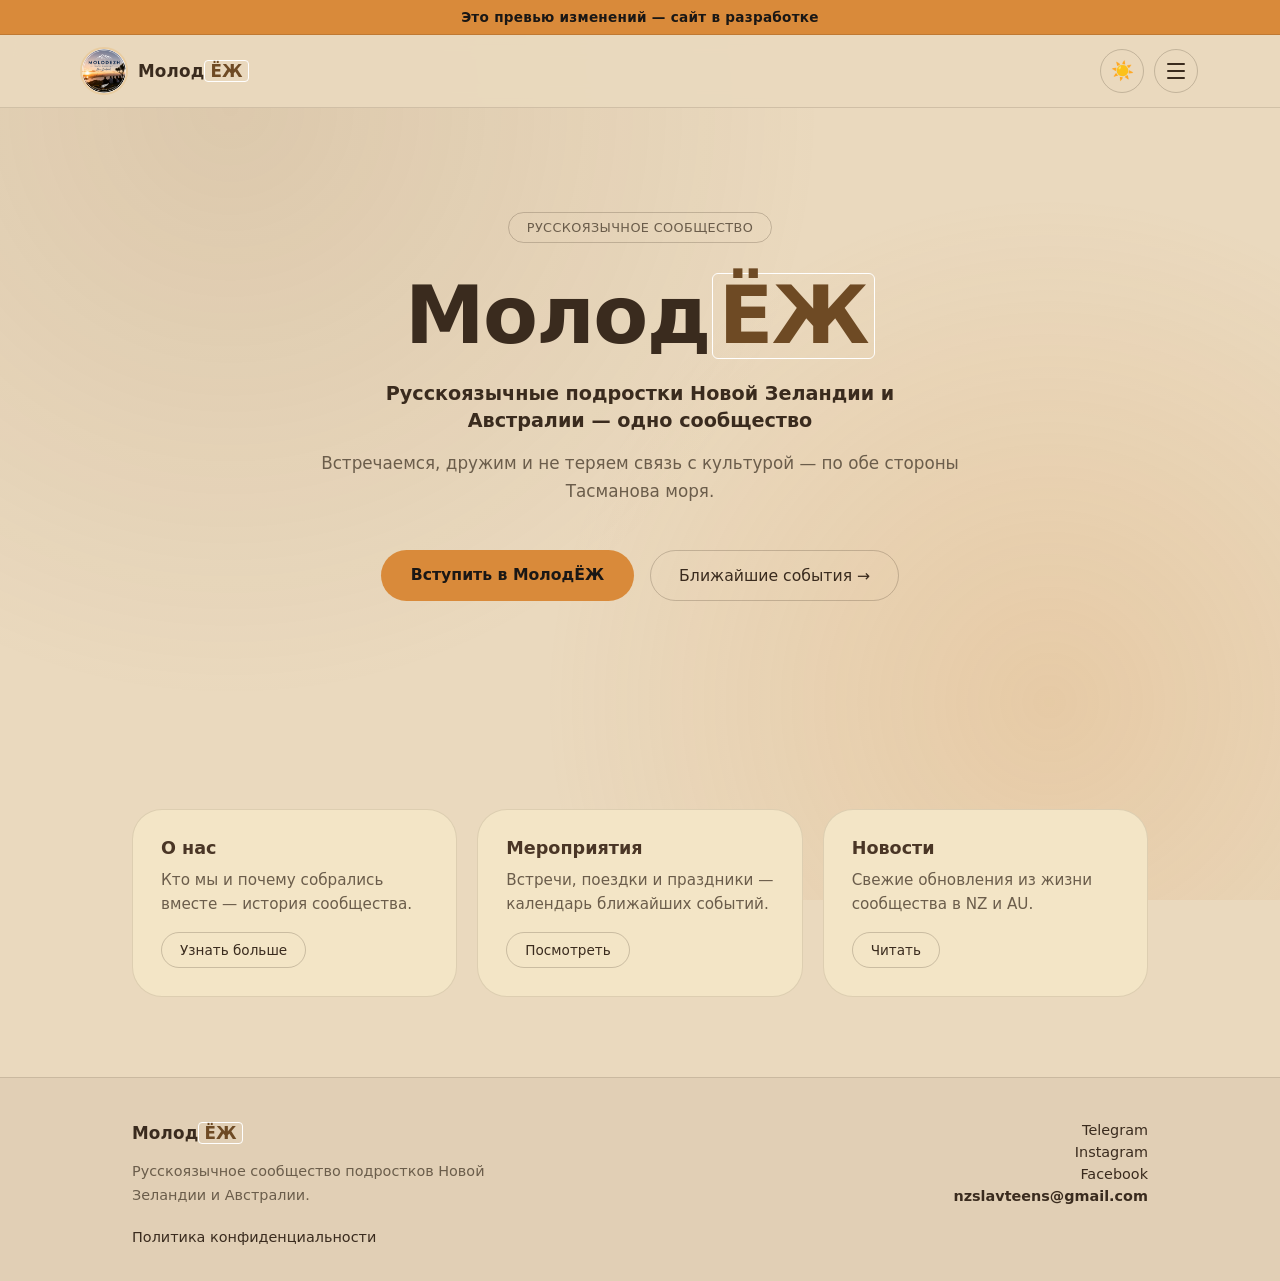
<file: index.html>
<!DOCTYPE html>
<html lang="ru">
<head>
<meta charset="UTF-8">
<meta name="viewport" content="width=device-width, initial-scale=1.0">
<title>Главная — МолодЁЖ</title>
<meta name="description" content="Русскоязычное сообщество подростков Новой Зеландии и Австралии.">
<script>
  (function () {
    var saved = null;
    try { saved = localStorage.getItem("molodezh-theme"); } catch (e) {}
    var theme = saved || (window.matchMedia && window.matchMedia("(prefers-color-scheme: light)").matches ? "light" : "dark");
    document.documentElement.setAttribute("data-theme", theme);
  })();
</script>
<link rel="stylesheet" href="assets/css/style.css">
</head>
<body>

<div class="preview-banner">Это превью изменений — сайт в разработке</div>

<header>
  <div class="nav">
    <a href="index.html" class="brand">
        <img src="assets/img/main-group-logo.png" alt="МолодЁЖ - эмблема сообщества">
      <span class="brand-name">Молод<span>ЁЖ</span></span>
    </a>
    <div class="nav-controls">
      <button class="theme-toggle" id="themeToggle" aria-label="Переключить тему">🌙</button>
      <button class="hamburger" id="hamburger" aria-label="Открыть меню" aria-expanded="false">
        <span class="bar"></span>
        <span class="bar"></span>
        <span class="bar"></span>
      </button>
    </div>
    <div class="menu-panel" id="menuPanel">
      <div class="menu-panel-inner">
        <a href="index.html" class="menu-link active">Главная</a>
        <a href="pages/about.html" class="menu-link">О нас</a>
        <a href="pages/events.html" class="menu-link">Мероприятия</a>
        <a href="pages/news.html" class="menu-link">Новости</a>
        <a href="pages/join.html" class="menu-link">Присоединиться</a>
        <a href="pages/contacts.html" class="menu-link">Контакты</a>
        <a href="pages/join.html" class="cta-btn menu-cta">Присоединиться</a>
      </div>
    </div>
  </div>
</header>

<main>

<section class="wrap" style="text-align:center; padding-top:104px;">
  <span class="badge">РУССКОЯЗЫЧНОЕ СООБЩЕСТВО</span>
  <h1 class="page-title" style="font-size:clamp(2.8rem, 7vw, 5rem);"><span style="white-space:nowrap">Молод<span class="brand-accent">ЁЖ</span></span></h1>
  <p style="font-size:1.2rem; font-weight:600; color:var(--text); max-width:620px; margin:0 auto 14px; line-height:1.4;">
    Русскоязычные подростки Новой Зеландии и Австралии — одно сообщество
  </p>
  <p class="lede" style="margin:0 auto 44px;">
    Встречаемся, дружим и не теряем связь с культурой — по обе стороны Тасманова моря.
  </p>
  <div style="display:flex; justify-content:center; gap:16px; flex-wrap:wrap; margin-bottom:48px;">
    <a href="pages/join.html" class="btn-primary">Вступить в МолодЁЖ</a>
    <a href="pages/events.html" class="btn-outline">Ближайшие события →</a>
  </div>
  <div style="display:flex; justify-content:center; gap:14px; flex-wrap:wrap;">
    <!--
    <span class="pill"><span class="dot"></span>NZ Новая Зеландия</span>
    <span class="pill"><span class="dot"></span>AU Австралия</span>
    -->
  </div>
</section>

<section class="wrap">
  <div style="display:grid; grid-template-columns:repeat(auto-fit, minmax(220px,1fr)); gap:20px;">
    <div class="card">
      <h3 style="color:var(--card-heading); margin-bottom:10px; font-size:1.1rem;">О нас</h3>
      <p style="color:var(--card-text); font-size:0.95rem; line-height:1.6;">Кто мы и почему собрались вместе — история сообщества.</p>
      <a href="pages/about.html" class="btn-outline" style="margin-top:16px; padding:9px 18px; font-size:0.85rem;">Узнать больше</a>
    </div>
    <div class="card">
      <h3 style="color:var(--card-heading); margin-bottom:10px; font-size:1.1rem;">Мероприятия</h3>
      <p style="color:var(--card-text); font-size:0.95rem; line-height:1.6;">Встречи, поездки и праздники — календарь ближайших событий.</p>
      <a href="pages/events.html" class="btn-outline" style="margin-top:16px; padding:9px 18px; font-size:0.85rem;">Посмотреть</a>
    </div>
    <div class="card">
      <h3 style="color:var(--card-heading); margin-bottom:10px; font-size:1.1rem;">Новости</h3>
      <p style="color:var(--card-text); font-size:0.95rem; line-height:1.6;">Свежие обновления из жизни сообщества в NZ и AU.</p>
      <a href="pages/news.html" class="btn-outline" style="margin-top:16px; padding:9px 18px; font-size:0.85rem;">Читать</a>
    </div>
  </div>
</section>

</main>

<footer class="footer">
  <div class="footer-inner">
    <div class="footer-col footer-brand">
      <span class="brand-name">Молод<span>ЁЖ</span></span>
      <p>Русскоязычное сообщество подростков Новой Зеландии и Австралии.</p>
      <nav class="footer-legal">
        <a href="#" data-pdf-src="assets/docs/privacy-policy.pdf" data-pdf-title="Политика конфиденциальности">Политика конфиденциальности</a>
      </nav>
    </div>
    <div class="footer-col footer-contact">
      <a href="https://t.me/TeensNZ_bot" target="_blank" rel="noopener">Telegram</a>
      <a href="https://www.instagram.com/molodezhnz/" target="_blank" rel="noopener"><i class="fa-brands fa-instagram"></i> Instagram</a>
      <a href="https://www.facebook.com/profile.php?id=61591511156617" target="_blank" rel="noopener"><i class="fa-brands fa-facebook"></i> Facebook</a>
      <a href="mailto:nzslavteens@gmail.com" class="email">nzslavteens@gmail.com</a>
    </div>
  </div>
</footer>

<div class="pdf-modal" id="pdfModal" aria-hidden="true">
  <div class="pdf-modal-backdrop" data-close-pdf></div>
  <div class="pdf-modal-box" role="dialog" aria-modal="true" aria-labelledby="pdfModalTitle">
    <div class="pdf-modal-head">
      <h3 id="pdfModalTitle">Документ</h3>
      <button class="pdf-modal-close" data-close-pdf aria-label="Закрыть">×</button>
    </div>
    <object class="pdf-modal-frame" id="pdfModalFrame" type="application/pdf" data="assets/docs/privacy-policy.pdf" title="Документ">
      <p class="pdf-modal-fallback">Ваш браузер не поддерживает встроенный просмотр PDF. <a href="assets/docs/privacy-policy.pdf" target="_blank" rel="noopener">Скачать PDF</a></p>
    </object>
  </div>
</div>

<script src="assets/js/nav.js"></script>
<script src="assets/js/theme.js"></script>
<script src="assets/js/pdf-viewer.js"></script>
</body>
</html>
</file>
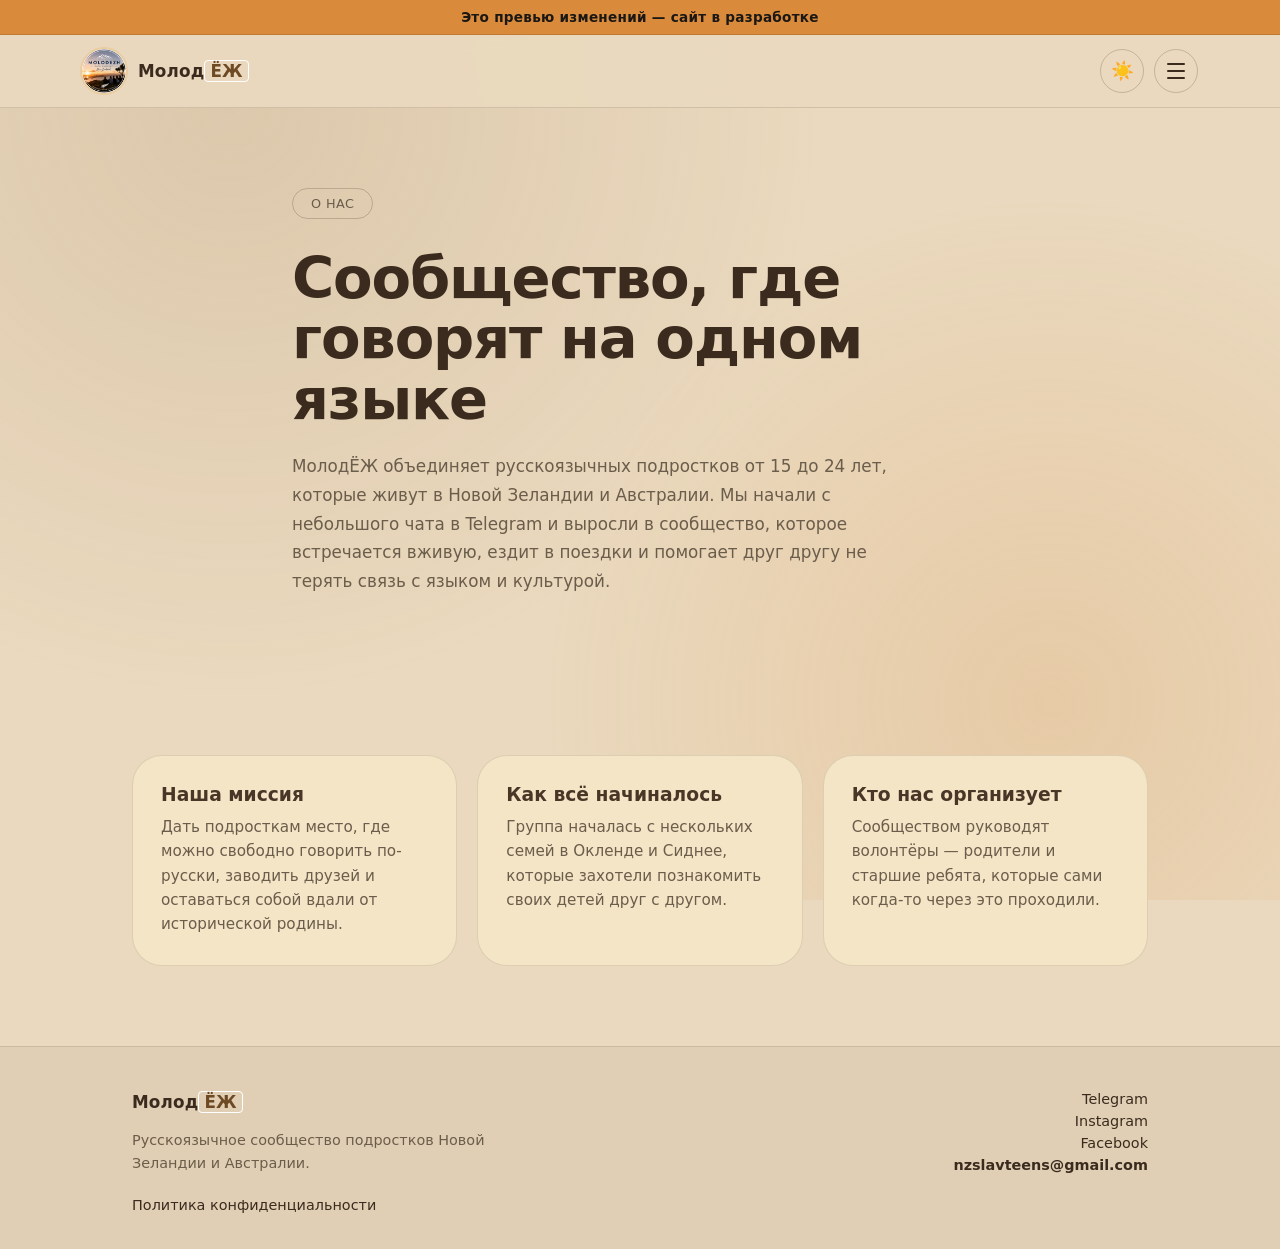
<file: pages/about.html>
<!DOCTYPE html>
<html lang="ru">
<head>
<meta charset="UTF-8">
<meta name="viewport" content="width=device-width, initial-scale=1.0">
<title>О нас — МолодЁЖ</title>
<meta name="description" content="История и миссия сообщества МолодЁЖ.">
<script>
  (function () {
    var saved = null;
    try { saved = localStorage.getItem("molodezh-theme"); } catch (e) {}
    var theme = saved || (window.matchMedia && window.matchMedia("(prefers-color-scheme: light)").matches ? "light" : "dark");
    document.documentElement.setAttribute("data-theme", theme);
  })();
</script>
<link rel="stylesheet" href="../assets/css/style.css">
</head>
<body>

<div class="preview-banner">Это превью изменений — сайт в разработке</div>

<header>
  <div class="nav">
    <a href="../index.html" class="brand">
      <img src="../assets/img/main-group-logo.png" alt="МолодЁЖ — эмблема сообщества">
      <span class="brand-name">Молод<span>ЁЖ</span></span>
    </a>
    <div class="nav-controls">
      <button class="theme-toggle" id="themeToggle" aria-label="Переключить тему">🌙</button>
      <button class="hamburger" id="hamburger" aria-label="Открыть меню" aria-expanded="false">
        <span class="bar"></span>
        <span class="bar"></span>
        <span class="bar"></span>
      </button>
    </div>
    <div class="menu-panel" id="menuPanel">
      <div class="menu-panel-inner">
        <a href="../index.html" class="menu-link">Главная</a>
        <a href="about.html" class="menu-link active">О нас</a>
        <a href="events.html" class="menu-link">Мероприятия</a>
        <a href="news.html" class="menu-link">Новости</a>
        <a href="join.html" class="menu-link">Присоединиться</a>
        <a href="contacts.html" class="menu-link">Контакты</a>
        <a href="join.html" class="cta-btn menu-cta">Присоединиться</a>
      </div>
    </div>
  </div>
</header>

<main>

<section class="wrap narrow">
  <span class="badge">О НАС</span>
  <h1 class="page-title">Сообщество, где говорят на одном языке</h1>
  <p class="lede">
    МолодЁЖ объединяет русскоязычных подростков от 15 до 24 лет, которые живут в Новой Зеландии
    и Австралии. Мы начали с небольшого чата в Telegram и выросли в сообщество, которое
    встречается вживую, ездит в поездки и помогает друг другу не терять связь с языком и культурой.
  </p>
</section>

<section class="wrap">
  <div style="display:grid; grid-template-columns:repeat(auto-fit, minmax(240px,1fr)); gap:20px;">
    <div class="card">
      <h3 style="color:var(--card-heading); margin-bottom:10px;">Наша миссия</h3>
      <p style="color:var(--card-text); font-size:0.95rem; line-height:1.6;">
        Дать подросткам место, где можно свободно говорить по-русски, заводить друзей
        и оставаться собой вдали от исторической родины.
      </p>
    </div>
    <div class="card">
      <h3 style="color:var(--card-heading); margin-bottom:10px;">Как всё начиналось</h3>
      <p style="color:var(--card-text); font-size:0.95rem; line-height:1.6;">
        Группа началась с нескольких семей в Окленде и Сиднее, которые захотели
        познакомить своих детей друг с другом.
      </p>
    </div>
    <div class="card">
      <h3 style="color:var(--card-heading); margin-bottom:10px;">Кто нас организует</h3>
      <p style="color:var(--card-text); font-size:0.95rem; line-height:1.6;">
        Сообществом руководят волонтёры — родители и старшие ребята, которые сами
        когда-то через это проходили.
      </p>
    </div>
  </div>
</section>

</main>

<footer class="footer">
  <div class="footer-inner">
    <div class="footer-col footer-brand">
      <span class="brand-name">Молод<span>ЁЖ</span></span>
      <p>Русскоязычное сообщество подростков Новой Зеландии и Австралии.</p>
      <nav class="footer-legal">
        <a href="#" data-pdf-src="../assets/docs/privacy-policy.pdf" data-pdf-title="Политика конфиденциальности">Политика конфиденциальности</a>
      </nav>
    </div>
    <div class="footer-col footer-contact">
      <a href="https://t.me/TeensNZ_bot" target="_blank" rel="noopener">Telegram</a>
      <a href="https://www.instagram.com/molodezhnz/" target="_blank" rel="noopener"><i class="fa-brands fa-instagram"></i> Instagram</a>
      <a href="https://www.facebook.com/profile.php?id=61591511156617" target="_blank" rel="noopener"><i class="fa-brands fa-facebook"></i> Facebook</a>
      <a href="mailto:nzslavteens@gmail.com" class="email">nzslavteens@gmail.com</a>
    </div>
  </div>
</footer>

<div class="pdf-modal" id="pdfModal" aria-hidden="true">
  <div class="pdf-modal-backdrop" data-close-pdf></div>
  <div class="pdf-modal-box" role="dialog" aria-modal="true" aria-labelledby="pdfModalTitle">
    <div class="pdf-modal-head">
      <h3 id="pdfModalTitle">Документ</h3>
      <button class="pdf-modal-close" data-close-pdf aria-label="Закрыть">×</button>
    </div>
    <object class="pdf-modal-frame" id="pdfModalFrame" type="application/pdf" data="../assets/docs/privacy-policy.pdf" title="Документ">
      <p class="pdf-modal-fallback">Ваш браузер не поддерживает встроенный просмотр PDF. <a href="../assets/docs/privacy-policy.pdf" target="_blank" rel="noopener">Скачать PDF</a></p>
    </object>
  </div>
</div>

<script src="../assets/js/nav.js"></script>
<script src="../assets/js/theme.js"></script>
<script src="../assets/js/pdf-viewer.js"></script>
</body>
</html>
</file>
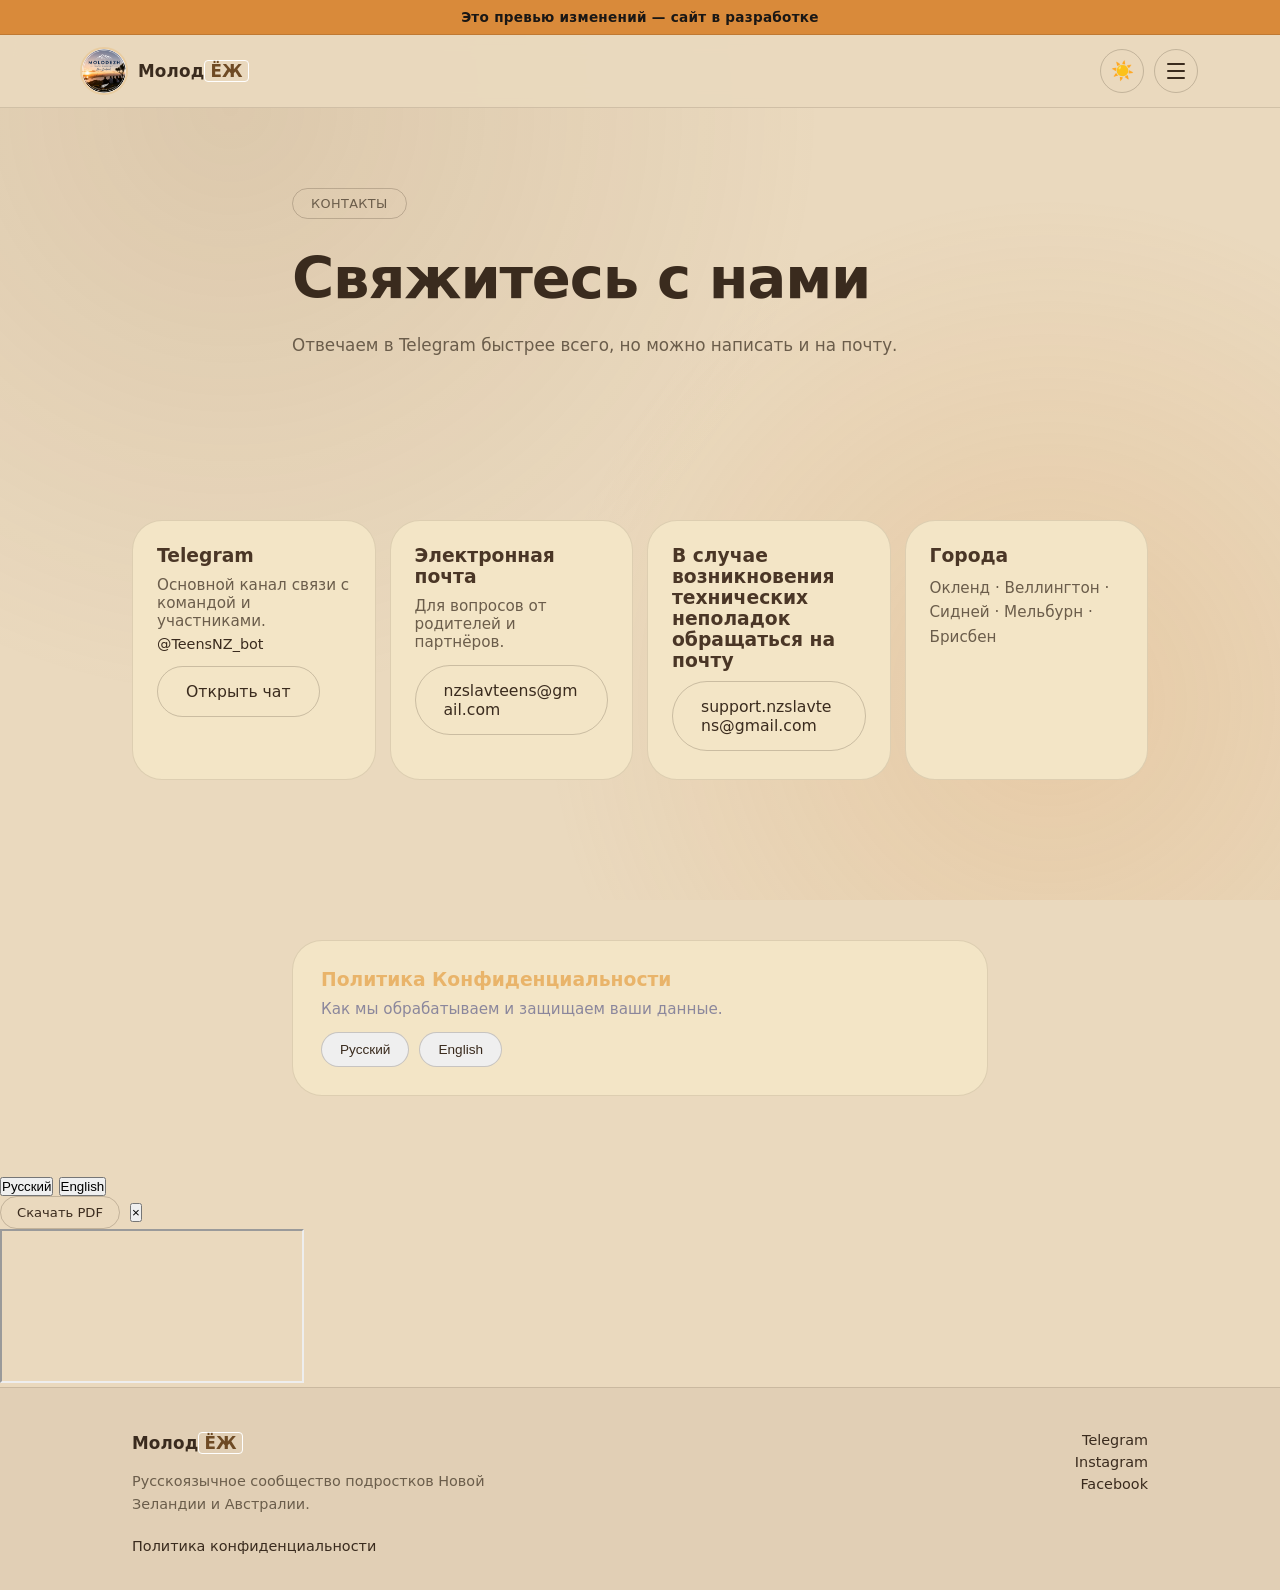
<file: pages/contacts.html>
<!DOCTYPE html>
<html lang="ru">
<head>
<meta charset="UTF-8">
<meta name="viewport" content="width=device-width, initial-scale=1.0">
<title>Контакты — МолодЁЖ</title>
<meta name="description" content="Как связаться с сообществом МолодЁЖ.">
<script>
  (function () {
    var saved = null;
    try { saved = localStorage.getItem("molodezh-theme"); } catch (e) {}
    var theme = saved || (window.matchMedia && window.matchMedia("(prefers-color-scheme: light)").matches ? "light" : "dark");
    document.documentElement.setAttribute("data-theme", theme);
  })();
</script>
<link rel="stylesheet" href="../assets/css/style.css">
</head>
<body>

<div class="preview-banner">Это превью изменений — сайт в разработке</div>

<header>
  <div class="nav">
    <a href="../index.html" class="brand">
      <img src="../assets/img/main-group-logo.png" alt="МолодЁЖ — эмблема сообщества">
      <span class="brand-name">Молод<span>ЁЖ</span></span>
    </a>
    <div class="nav-controls">
      <button class="theme-toggle" id="themeToggle" aria-label="Переключить тему">🌙</button>
      <button class="hamburger" id="hamburger" aria-label="Открыть меню" aria-expanded="false">
        <span class="bar"></span>
        <span class="bar"></span>
        <span class="bar"></span>
      </button>
    </div>
    <div class="menu-panel" id="menuPanel">
      <div class="menu-panel-inner">
        <a href="../index.html" class="menu-link">Главная</a>
        <a href="about.html" class="menu-link">О нас</a>
        <a href="events.html" class="menu-link">Мероприятия</a>
        <a href="news.html" class="menu-link">Новости</a>
        <a href="join.html" class="menu-link">Присоединиться</a>
        <a href="contacts.html" class="menu-link active">Контакты</a>
        <a href="join.html" class="cta-btn menu-cta">Присоединиться</a>
      </div>
    </div>
  </div>
</header>

<main>

<section class="wrap narrow">
  <span class="badge">КОНТАКТЫ</span>
  <h1 class="page-title">Свяжитесь с нами</h1>
  <p class="lede">Отвечаем в Telegram быстрее всего, но можно написать и на почту.</p>
</section>

<section class="wrap">
  <div class="contact-grid">
    <div class="card">
      <h3 style="color:var(--card-heading); margin-bottom:10px;">Telegram</h3>
      <p style="color:var(--card-text); font-size:0.95rem; margin-bottom:6px;">Основной канал связи с командой и участниками.</p>
      <p style="color:var(--card-title); font-size:0.9rem; margin-bottom:14px;">@TeensNZ_bot</p>
      <a href="https://t.me/TeensNZ_bot" target="_blank" rel="noopener" class="btn-outline">Открыть чат</a>
    </div>
    <div class="card">
      <h3 style="color:var(--card-heading); margin-bottom:10px;">Электронная почта</h3>
      <p style="color:var(--card-text); font-size:0.95rem; margin-bottom:14px;">Для вопросов от родителей и партнёров.</p>
      <a href="mailto:nzslavteens@gmail.com" class="btn-outline">nzslavteens@gmail.com</a>
    </div>
    <div class="card">
      <h3 style="color:var(--card-heading); margin-bottom:10px;">В случае возникновения технических неполадок обращаться на почту</h3>
      <a href="mailto:support.nzslavtens@gmail.com" class="btn-outline">support.nzslavtens@gmail.com</a>
    </div>
    <div class="card">
      <h3 style="color:var(--card-heading); margin-bottom:10px;">Города</h3>
      <p style="color:var(--card-text); font-size:0.95rem; line-height:1.6;">Окленд · Веллингтон · Сидней · Мельбурн · Брисбен</p>
    </div>
  </div>
</section>

<section class="wrap narrow">
  <div class="card">
    <h3 style="color: var(--tan); margin-bottom: 10px;">Политика Конфиденциальности</h3>
    <p style="color: var(--slate); font-size: 0.95rem; margin-bottom: 14px;">Как мы обрабатываем и защищаем ваши данные.</p>
    <div style="display: flex; gap: 10px; flex-wrap: wrap;">
      <button class="btn-outline" style="padding:9px 18px; font-size:0.85rem; cursor:pointer;" onclick="openPolicy('ru')">Русский</button>
      <button class="btn-outline" style="padding:9px 18px; font-size:0.85rem; cursor:pointer;" onclick="openPolicy('en')">English</button>
    </div>
  </div>
</section>

</main>

<!-- Privacy policy modal viewer --> 
 <div id="policyModal" class="policy-modal" aria-hidden="true">
  <div class="policy-modal-backdrop" onclick="closePolicy()"></div>
  <div class="policy-modal-panel">
    <div class="policy-modal-header">
      <div class="policy-modal-tabs">
        <button id="tabRu" class="policy-tab" onclick="switchLang('ru')">Русский</button>
        <button id="tabEn" class="policy-tab" onclick="switchLang('en')">English</button>
      </div>
      <div style="display: flex; align-items: center; gap: 10px;">
        <a id="policyDownload" href="#" download class="btn-outline" style="padding: 8px 16px; font-size: 0.82rem;">Скачать PDF</a>
        <button class="policy-close" onclick="closePolicy()" aria-label="Закрыть">&times;</button>
      </div>
    </div>
    <iframe id="policyFrame" class="policy-frame" title="Privacy Policy"></iframe>
  </div>
 </div>

<footer class="footer">
  <div class="footer-inner">
    <div class="footer-col footer-brand">
      <span class="brand-name">Молод<span>ЁЖ</span></span>
      <p>Русскоязычное сообщество подростков Новой Зеландии и Австралии.</p>
      <nav class="footer-legal">
        <a href="#" data-pdf-src="../assets/docs/privacy-policy.pdf" data-pdf-title="Политика конфиденциальности">Политика конфиденциальности</a>
      </nav>
    </div>
    <div class="footer-col footer-contact">
      <a href="https://t.me/TeensNZ_bot" target="_blank" rel="noopener">Telegram</a>
      <a href="https://www.instagram.com/molodezhnz/" target="_blank" rel="noopener"><i class="fa-brands fa-instagram"></i> Instagram</a>
      <a href="https://www.facebook.com/profile.php?id=61591511156617" target="_blank" rel="noopener"><i class="fa-brands fa-facebook"></i> Facebook</a>
    </div>
  </div>
</footer>

<div class="pdf-modal" id="pdfModal" aria-hidden="true">
  <div class="pdf-modal-backdrop" data-close-pdf></div>
  <div class="pdf-modal-box" role="dialog" aria-modal="true" aria-labelledby="pdfModalTitle">
    <div class="pdf-modal-head">
      <h3 id="pdfModalTitle">Документ</h3>
      <button class="pdf-modal-close" data-close-pdf aria-label="Закрыть">×</button>
    </div>
    <object class="pdf-modal-frame" id="pdfModalFrame" type="application/pdf" data="../assets/docs/privacy-policy.pdf" title="Документ">
      <p class="pdf-modal-fallback">Ваш браузер не поддерживает встроенный просмотр PDF. <a href="../assets/docs/privacy-policy.pdf" target="_blank" rel="noopener">Скачать PDF</a></p>
    </object>
  </div>
</div>

<script src="../assets/js/nav.js"></script>
<script src="../assets/js/theme.js"></script>
<script>
  const policyFiles = {
    ru: "../assets/docs/privacy-policy.pdf",
    en: "../assets/docs/terms-of-use.pdf"
  };
  let currentLang = 'ru';

  function openPolicy(lang) {
    currentLang = lang;
    document.getElementById('policyFrame').src = policyFiles[lang] + "#toolbar=1";
    document.getElementById('policyDownload').href = policyFiles[lang];
    document.getElementById('policyModal').classList.add('is-open');
    document.getElementById('policyModal').setAttribute('aria-hidden', 'false');
    updateTools();
    document.body.style.overflow = 'hidden';
  }

  function switchLang(lang) {
    currentLang = lang;
    document.getElementById('policyFrame').src = policyFiles[lang] + "#toolbar=1";
    document.getElementById('policyDownload').href = policyFiles[lang];
    updateTabs();
  }

  function updateTabs() {
    document.getElementById('tabRu').classList.toggle('active', currentLang === 'ru');
    document.getElementById('tabEn').classList.toggle('active', currentLang === 'en');
  }

  function closePolicy() {
    document.getElementById('policyModal').classList.remove('is-open');
    document.getElementById('policyModal').setAttribute('aria-hidden', 'true');
    document.getElementById('policyFrame').src = '';
    document.body.style.overflow = '';
  }

  document.addEventListener('keydown', (e) => {
    if (e.key === 'Escape') closePolicy();
  });

</script>
</body>
</html>
</file>
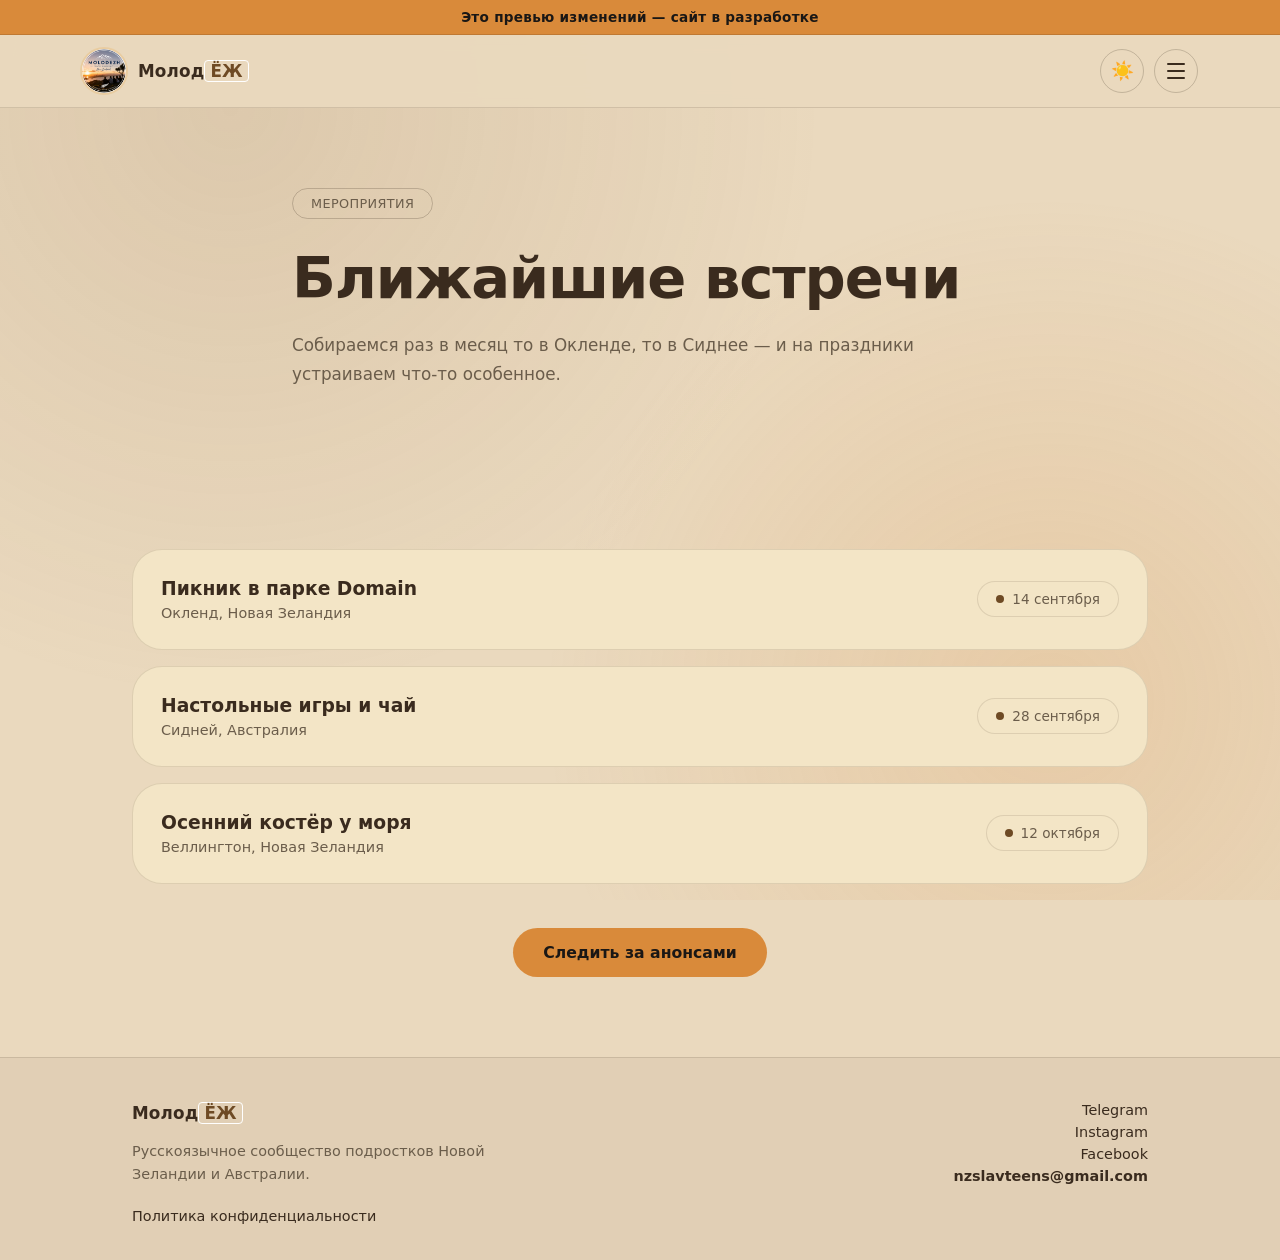
<file: pages/events.html>
<!DOCTYPE html>
<html lang="ru">
<head>
<meta charset="UTF-8">
<meta name="viewport" content="width=device-width, initial-scale=1.0">
<title>Мероприятия — МолодЁЖ</title>
<meta name="description" content="Ближайшие встречи сообщества МолодЁЖ в NZ и AU.">
<script>
  (function () {
    var saved = null;
    try { saved = localStorage.getItem("molodezh-theme"); } catch (e) {}
    var theme = saved || (window.matchMedia && window.matchMedia("(prefers-color-scheme: light)").matches ? "light" : "dark");
    document.documentElement.setAttribute("data-theme", theme);
  })();
</script>
<link rel="stylesheet" href="../assets/css/style.css">
</head>
<body>

<div class="preview-banner">Это превью изменений — сайт в разработке</div>

<header>
  <div class="nav">
    <a href="../index.html" class="brand">
      <img src="../assets/img/main-group-logo.png" alt="МолодЁЖ — эмблема сообщества">
      <span class="brand-name">Молод<span>ЁЖ</span></span>
    </a>
    <div class="nav-controls">
      <button class="theme-toggle" id="themeToggle" aria-label="Переключить тему">🌙</button>
      <button class="hamburger" id="hamburger" aria-label="Открыть меню" aria-expanded="false">
        <span class="bar"></span>
        <span class="bar"></span>
        <span class="bar"></span>
      </button>
    </div>
    <div class="menu-panel" id="menuPanel">
      <div class="menu-panel-inner">
        <a href="../index.html" class="menu-link">Главная</a>
        <a href="about.html" class="menu-link">О нас</a>
        <a href="events.html" class="menu-link">Мероприятия</a>
        <a href="news.html" class="menu-link">Новости</a>
        <a href="join.html" class="menu-link">Присоединиться</a>
        <a href="contacts.html" class="menu-link">Контакты</a>
        <a href="join.html" class="cta-btn menu-cta">Присоединиться</a>
      </div>
    </div>
  </div>
</header>

<main>

<section class="wrap narrow">
  <span class="badge">МЕРОПРИЯТИЯ</span>
  <h1 class="page-title">Ближайшие встречи</h1>
  <p class="lede">Собираемся раз в месяц то в Окленде, то в Сиднее — и на праздники устраиваем что-то особенное.</p>
</section>

<section class="wrap">
  <div style="display:flex; flex-direction:column; gap:16px;">
    <div class="card" style="display:flex; justify-content:space-between; align-items:center; gap:20px; flex-wrap:wrap;">
      <div>
        <h3 style="color:var(--card-title); margin-bottom:6px;">Пикник в парке Domain</h3>
        <p style="color:var(--card-text); font-size:0.9rem;">Окленд, Новая Зеландия</p>
      </div>
      <span class="pill"><span class="dot"></span>14 сентября</span>
    </div>
    <div class="card" style="display:flex; justify-content:space-between; align-items:center; gap:20px; flex-wrap:wrap;">
      <div>
        <h3 style="color:var(--card-title); margin-bottom:6px;">Настольные игры и чай</h3>
        <p style="color:var(--card-text); font-size:0.9rem;">Сидней, Австралия</p>
      </div>
      <span class="pill"><span class="dot"></span>28 сентября</span>
    </div>
    <div class="card" style="display:flex; justify-content:space-between; align-items:center; gap:20px; flex-wrap:wrap;">
      <div>
        <h3 style="color:var(--card-title); margin-bottom:6px;">Осенний костёр у моря</h3>
        <p style="color:var(--card-text); font-size:0.9rem;">Веллингтон, Новая Зеландия</p>
      </div>
      <span class="pill"><span class="dot"></span>12 октября</span>
    </div>
  </div>
  <div style="text-align:center; margin-top:44px;">
    <a href="join.html" class="btn-primary">Следить за анонсами</a>
  </div>
</section>

</main>

<footer class="footer">
  <div class="footer-inner">
    <div class="footer-col footer-brand">
      <span class="brand-name">Молод<span>ЁЖ</span></span>
      <p>Русскоязычное сообщество подростков Новой Зеландии и Австралии.</p>
      <nav class="footer-legal">
        <a href="#" data-pdf-src="../assets/docs/privacy-policy.pdf" data-pdf-title="Политика конфиденциальности">Политика конфиденциальности</a>
      </nav>
    </div>
    <div class="footer-col footer-contact">
      <a href="https://t.me/TeensNZ_bot" target="_blank" rel="noopener">Telegram</a>
      <a href="https://www.instagram.com/molodezhnz/" target="_blank" rel="noopener"><i class="fa-brands fa-instagram"></i> Instagram</a>
      <a href="https://www.facebook.com/profile.php?id=61591511156617" target="_blank" rel="noopener"><i class="fa-brands fa-facebook"></i> Facebook</a>
      <a href="mailto:nzslavteens@gmail.com" class="email">nzslavteens@gmail.com</a>
    </div>
  </div>
</footer>

<div class="pdf-modal" id="pdfModal" aria-hidden="true">
  <div class="pdf-modal-backdrop" data-close-pdf></div>
  <div class="pdf-modal-box" role="dialog" aria-modal="true" aria-labelledby="pdfModalTitle">
    <div class="pdf-modal-head">
      <h3 id="pdfModalTitle">Документ</h3>
      <button class="pdf-modal-close" data-close-pdf aria-label="Закрыть">×</button>
    </div>
    <object class="pdf-modal-frame" id="pdfModalFrame" type="application/pdf" data="../assets/docs/privacy-policy.pdf" title="Документ">
      <p class="pdf-modal-fallback">Ваш браузер не поддерживает встроенный просмотр PDF. <a href="../assets/docs/privacy-policy.pdf" target="_blank" rel="noopener">Скачать PDF</a></p>
    </object>
  </div>
</div>

<script src="../assets/js/nav.js"></script>
<script src="../assets/js/theme.js"></script>
<script src="../assets/js/pdf-viewer.js"></script>
</body>
</html>
</file>
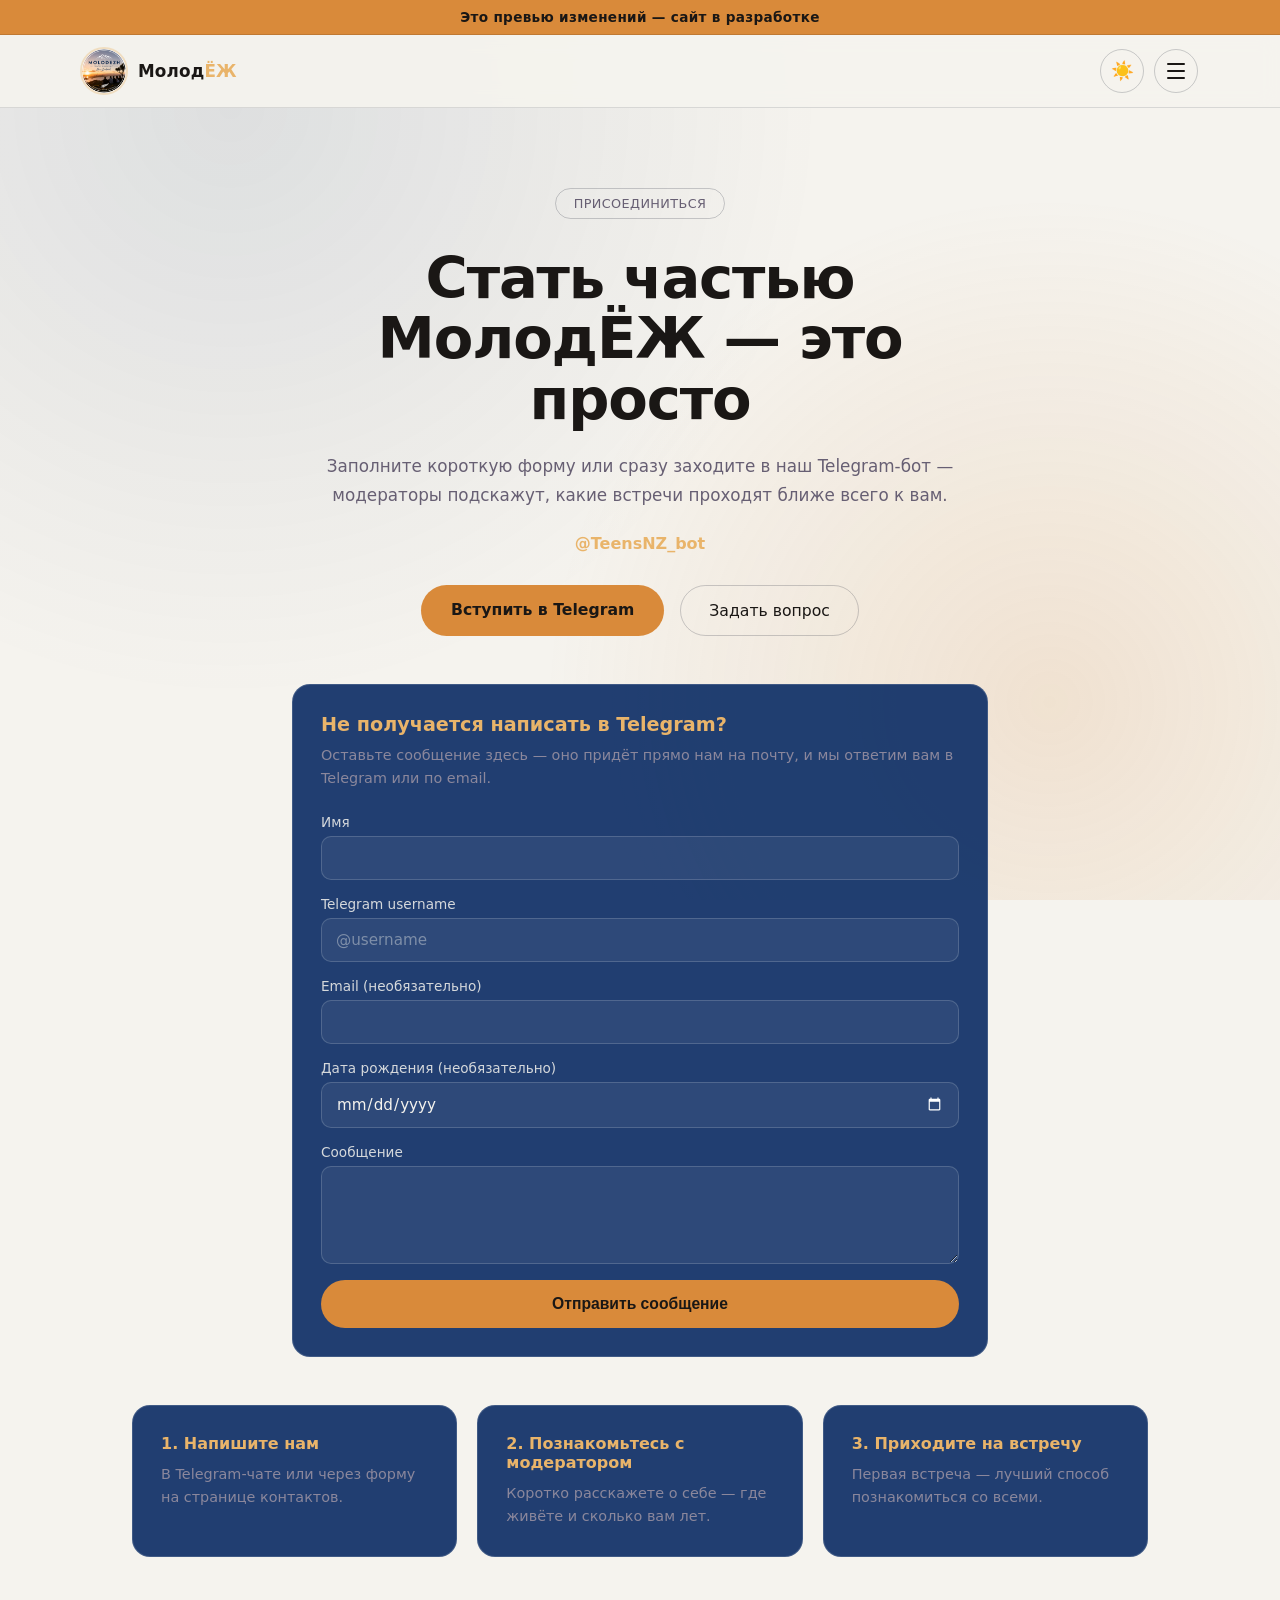
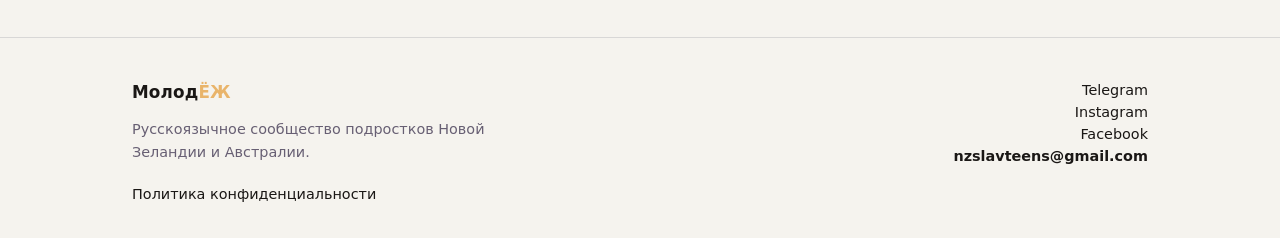
<file: pages/join.html>
<!DOCTYPE html>
<html lang="ru">
<head>
<meta charset="UTF-8">
<meta name="viewport" content="width=device-width, initial-scale=1.0">
<title>Присоединиться — МолодЁЖ</title>
<meta name="description" content="Как присоединиться к сообществу МолодЁЖ.">
<script>
  (function () {
    var saved = null;
    try { saved = localStorage.getItem("molodezh-theme"); } catch (e) {}
    var theme = saved || (window.matchMedia && window.matchMedia("(prefers-color-scheme: light)").matches ? "light" : "dark");
    document.documentElement.setAttribute("data-theme", theme);
  })();
</script>
<link rel="stylesheet" href="../assets/css/join.css">
</head>
<body>

<div class="preview-banner">Это превью изменений — сайт в разработке</div>

<header>
  <div class="nav">
    <a href="../index.html" class="brand">
      <img src="../assets/img/main-group-logo.png" alt="МолодЁЖ — эмблема сообщества">
      <span class="brand-name">Молод<span>ЁЖ</span></span>
    </a>
    <div class="nav-controls">
      <button class="theme-toggle" id="themeToggle" aria-label="Переключить тему">🌙</button>
      <button class="hamburger" id="hamburger" aria-label="Открыть меню" aria-expanded="false">
        <span class="bar"></span>
        <span class="bar"></span>
        <span class="bar"></span>
      </button>
    </div>
    <div class="menu-panel" id="menuPanel">
      <div class="menu-panel-inner">
        <a href="index.html" class="menu-link">Главная</a>
        <a href="about.html" class="menu-link">О нас</a>
        <a href="events.html" class="menu-link">Мероприятия</a>
        <a href="news.html" class="menu-link">Новости</a>
        <a href="join.html" class="menu-link active">Присоединиться</a>
        <a href="contacts.html" class="menu-link">Контакты</a>
        <a href="join.html" class="cta-btn menu-cta">Присоединиться</a>
      </div>
    </div>
  </div>
</header>

<main>

<section class="wrap narrow" style="text-align:center; padding-bottom:24px;">
  <span class="badge">ПРИСОЕДИНИТЬСЯ</span>
  <h1 class="page-title">Стать частью МолодЁЖ — это просто</h1>
  <p class="lede" style="margin:0 auto 24px;">
    Заполните короткую форму или сразу заходите в наш Telegram-бот — модераторы подскажут,
    какие встречи проходят ближе всего к вам.
  </p>
  <p style="color:var(--tan); font-weight:600; margin-bottom:32px;">@TeensNZ_bot</p>
  <div style="display:flex; justify-content:center; gap:16px; flex-wrap:wrap;">
    <a href="https://t.me/TeensNZ_bot" target="_blank" rel="noopener" class="btn-primary">Вступить в Telegram</a>
    <a href="contacts.html" class="btn-outline">Задать вопрос</a>
  </div>
</section>

<section class="wrap narrow" style="padding-top:24px; padding-bottom:24px;">
  <div class="card" style="text-align:left;">
    <h3 style="color:var(--tan); font-size:1.2rem; margin-bottom:8px;">Не получается написать в Telegram?</h3>
    <p style="color:var(--slate); font-size:0.9rem; line-height:1.6; margin-bottom:24px;">
      Оставьте сообщение здесь — оно придёт прямо нам на почту, и мы ответим вам в Telegram или по email.
    </p>
    <form class="contact-form" action="https://formspree.io/f/mrpbrlwr" method="POST">
      <input type="hidden" name="_subject" value="Новое сообщение с сайта МолодЁЖ">
      <div class="form-row">
        <label for="join-name">Имя</label>
        <input type="text" id="join-name" name="name" required>
      </div>
      <div class="form-row">
        <label for="join-telegram">Telegram username</label>
        <input type="text" id="join-telegram" name="telegram" placeholder="@username" required>
      </div>
      <div class="form-row">
        <label for="join-email">Email (необязательно)</label>
        <input type="email" id="join-email" name="email">
      </div>
      <div class="form-row">
        <label for="join-dob">Дата рождения (необязательно)</label>
        <input type="date" id="join-dob" name="date_of_birth">
      </div>
      <div class="form-row">
        <label for="join-message">Сообщение</label>
        <textarea id="join-message" name="message" rows="4" required></textarea>
      </div>
      <button type="submit" class="btn-primary" style="width:100%; text-align:center; border:none; cursor:pointer;">Отправить сообщение</button>
    </form>
  </div>
</section>

<section class="wrap" style="padding-top:24px;">
  <div style="display:grid; grid-template-columns:repeat(auto-fit, minmax(200px,1fr)); gap:20px; text-align:left;">
    <div class="card">
      <h3 style="color:var(--tan); margin-bottom:10px; font-size:1rem;">1. Напишите нам</h3>
      <p style="color:var(--slate); font-size:0.9rem; line-height:1.6;">В Telegram-чате или через форму на странице контактов.</p>
    </div>
    <div class="card">
      <h3 style="color:var(--tan); margin-bottom:10px; font-size:1rem;">2. Познакомьтесь с модератором</h3>
      <p style="color:var(--slate); font-size:0.9rem; line-height:1.6;">Коротко расскажете о себе — где живёте и сколько вам лет.</p>
    </div>
    <div class="card">
      <h3 style="color:var(--tan); margin-bottom:10px; font-size:1rem;">3. Приходите на встречу</h3>
      <p style="color:var(--slate); font-size:0.9rem; line-height:1.6;">Первая встреча — лучший способ познакомиться со всеми.</p>
    </div>
  </div>
</section>

</main>

<footer class="footer">
  <div class="footer-inner">
    <div class="footer-col footer-brand">
      <span class="brand-name">Молод<span>ЁЖ</span></span>
      <p>Русскоязычное сообщество подростков Новой Зеландии и Австралии.</p>
      <nav class="footer-legal">
        <a href="#" data-pdf-src="../assets/docs/privacy-policy.pdf" data-pdf-title="Политика конфиденциальности">Политика конфиденциальности</a>
      </nav>
    </div>
    <div class="footer-col footer-contact">
      <a href="https://t.me/TeensNZ_bot" target="_blank" rel="noopener">Telegram</a>
      <a href="https://www.instagram.com/molodezhnz/" target="_blank" rel="noopener"><i class="fa-brands fa-instagram"></i> Instagram</a>
      <a href="https://www.facebook.com/profile.php?id=61591511156617" target="_blank" rel="noopener"><i class="fa-brands fa-facebook"></i> Facebook</a>
      <a href="mailto:nzslavteens@gmail.com" class="email">nzslavteens@gmail.com</a>
    </div>
  </div>
</footer>

<script src="../assets/js/nav.js"></script>
<script src="../assets/js/theme.js"></script>
</body>
</html>
</file>
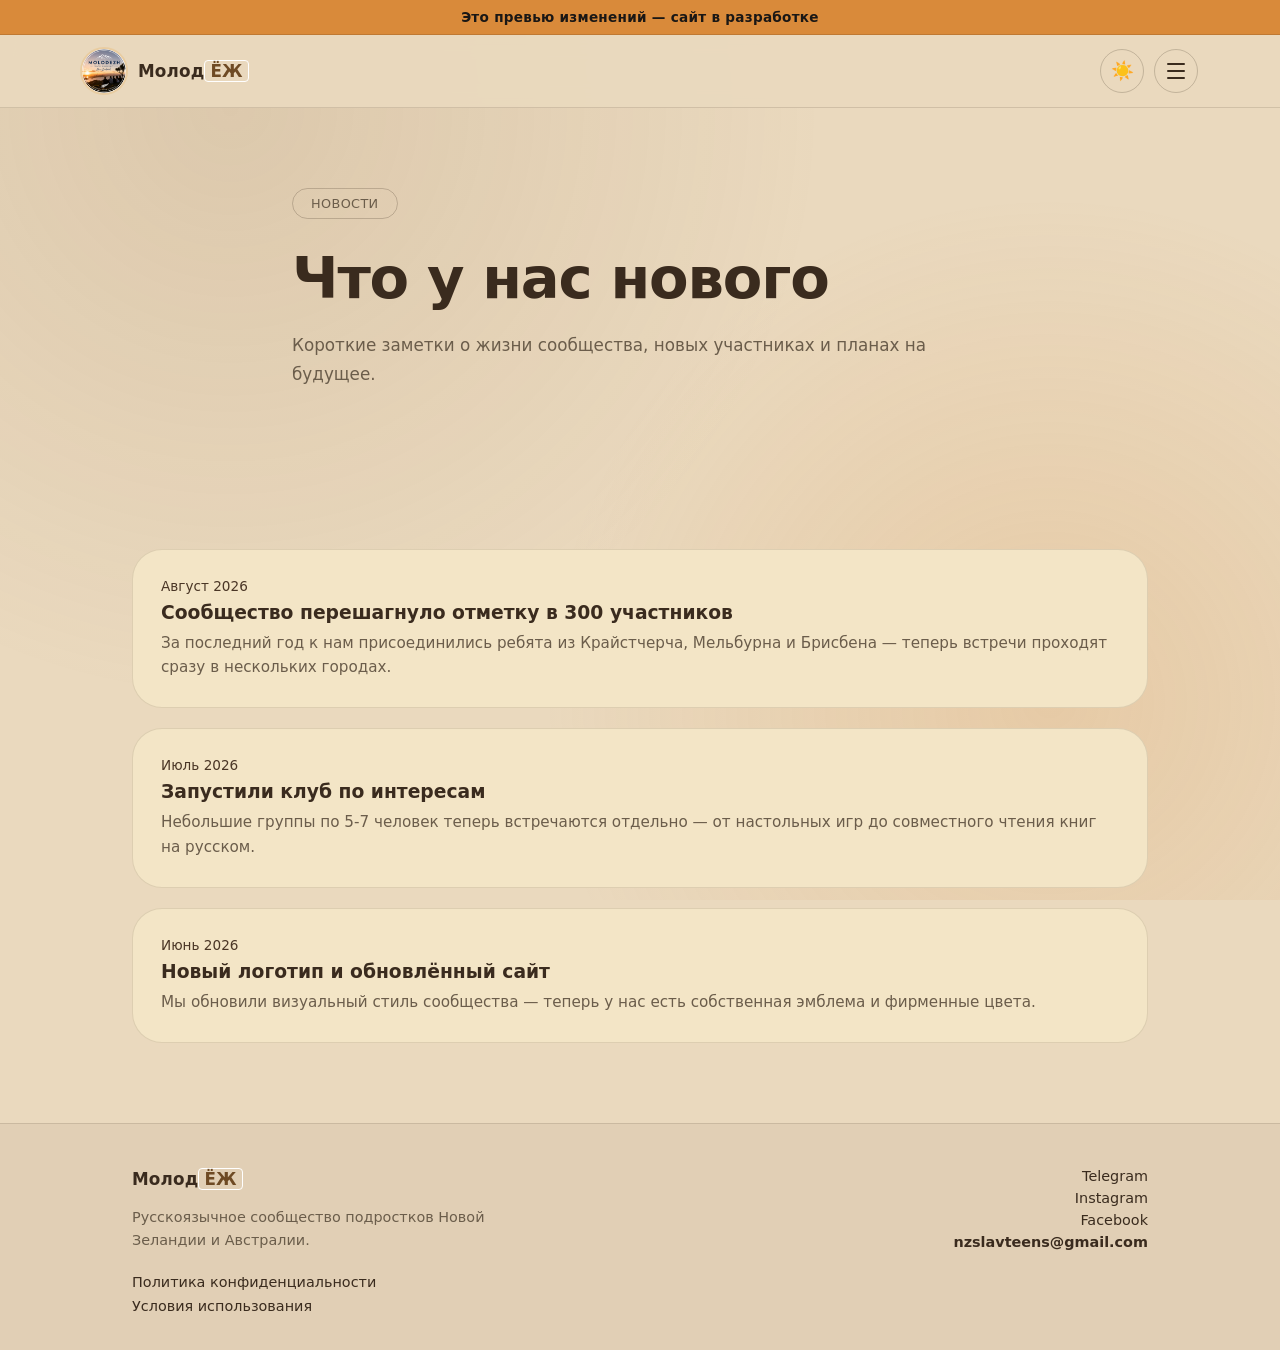
<file: pages/news.html>
<!DOCTYPE html>
<html lang="ru">
<head>
<meta charset="UTF-8">
<meta name="viewport" content="width=device-width, initial-scale=1.0">
<title>Новости — МолодЁЖ</title>
<meta name="description" content="Новости и обновления сообщества МолодЁЖ.">
<script>
  (function () {
    var saved = null;
    try { saved = localStorage.getItem("molodezh-theme"); } catch (e) {}
    var theme = saved || (window.matchMedia && window.matchMedia("(prefers-color-scheme: light)").matches ? "light" : "dark");
    document.documentElement.setAttribute("data-theme", theme);
  })();
</script>
<link rel="stylesheet" href="../assets/css/style.css">
</head>
<body>

<div class="preview-banner">Это превью изменений — сайт в разработке</div>

<header>
  <div class="nav">
    <a href="../index.html" class="brand">
      <img src="../assets/img/main-group-logo.png" alt="МолодЁЖ — эмблема сообщества">
      <span class="brand-name">Молод<span>ЁЖ</span></span>
    </a>
    <div class="nav-controls">
      <button class="theme-toggle" id="themeToggle" aria-label="Переключить тему">🌙</button>
      <button class="hamburger" id="hamburger" aria-label="Открыть меню" aria-expanded="false">
        <span class="bar"></span>
        <span class="bar"></span>
        <span class="bar"></span>
      </button>
    </div>
    <div class="menu-panel" id="menuPanel">
      <div class="menu-panel-inner">
        <a href="../index.html" class="menu-link">Главная</a>
        <a href="about.html" class="menu-link">О нас</a>
        <a href="events.html" class="menu-link">Мероприятия</a>
        <a href="news.html" class="menu-link active">Новости</a>
        <a href="join.html" class="menu-link">Присоединиться</a>
        <a href="contacts.html" class="menu-link">Контакты</a>
        <a href="join.html" class="cta-btn menu-cta">Присоединиться</a>
      </div>
    </div>
  </div>
</header>

<main>

<section class="wrap narrow">
  <span class="badge">НОВОСТИ</span>
  <h1 class="page-title">Что у нас нового</h1>
  <p class="lede">Короткие заметки о жизни сообщества, новых участниках и планах на будущее.</p>
</section>

<section class="wrap">
  <div style="display:flex; flex-direction:column; gap:20px;">
    <div class="card">
      <p style="color:var(--card-heading); font-size:0.85rem; margin-bottom:8px;">Август 2026</p>
      <h3 style="color:var(--card-title); margin-bottom:8px;">Сообщество перешагнуло отметку в 300 участников</h3>
      <p style="color:var(--card-text); font-size:0.95rem; line-height:1.6;">
        За последний год к нам присоединились ребята из Крайстчерча, Мельбурна и Брисбена —
        теперь встречи проходят сразу в нескольких городах.
      </p>
    </div>
    <div class="card">
      <p style="color:var(--card-heading); font-size:0.85rem; margin-bottom:8px;">Июль 2026</p>
      <h3 style="color:var(--card-title); margin-bottom:8px;">Запустили клуб по интересам</h3>
      <p style="color:var(--card-text); font-size:0.95rem; line-height:1.6;">
        Небольшие группы по 5-7 человек теперь встречаются отдельно — от настольных игр до
        совместного чтения книг на русском.
      </p>
    </div>
    <div class="card">
      <p style="color:var(--card-heading); font-size:0.85rem; margin-bottom:8px;">Июнь 2026</p>
      <h3 style="color:var(--card-title); margin-bottom:8px;">Новый логотип и обновлённый сайт</h3>
      <p style="color:var(--card-text); font-size:0.95rem; line-height:1.6;">
        Мы обновили визуальный стиль сообщества — теперь у нас есть собственная эмблема
        и фирменные цвета.
      </p>
    </div>
  </div>
</section>

</main>

<footer class="footer">
  <div class="footer-inner">
    <div class="footer-col footer-brand">
      <span class="brand-name">Молод<span>ЁЖ</span></span>
      <p>Русскоязычное сообщество подростков Новой Зеландии и Австралии.</p>
      <nav class="footer-legal">
        <a href="#" data-pdf-src="../assets/docs/privacy-policy.pdf" data-pdf-title="Политика конфиденциальности">Политика конфиденциальности</a>
        <a href="#" data-pdf-src="../assets/docs/terms-of-use.pdf" data-pdf-title="Условия использования">Условия использования</a>
      </nav>
    </div>
    <div class="footer-col footer-contact">
      <a href="https://t.me/TeensNZ_bot" target="_blank" rel="noopener">Telegram</a>
      <a href="https://www.instagram.com/molodezhnz/" target="_blank" rel="noopener"><i class="fa-brands fa-instagram"></i> Instagram</a>
      <a href="https://www.facebook.com/profile.php?id=61591511156617" target="_blank" rel="noopener"><i class="fa-brands fa-facebook"></i> Facebook</a>
      <a href="mailto:nzslavteens@gmail.com" class="email">nzslavteens@gmail.com</a>
    </div>
  </div>
</footer>

<div class="pdf-modal" id="pdfModal" aria-hidden="true">
  <div class="pdf-modal-backdrop" data-close-pdf></div>
  <div class="pdf-modal-box" role="dialog" aria-modal="true" aria-labelledby="pdfModalTitle">
    <div class="pdf-modal-head">
      <h3 id="pdfModalTitle">Документ</h3>
      <button class="pdf-modal-close" data-close-pdf aria-label="Закрыть">×</button>
    </div>
    <object class="pdf-modal-frame" id="pdfModalFrame" type="application/pdf" data="../assets/docs/privacy-policy.pdf" title="Документ">
      <p class="pdf-modal-fallback">Ваш браузер не поддерживает встроенный просмотр PDF. <a href="../assets/docs/privacy-policy.pdf" target="_blank" rel="noopener">Скачать PDF</a></p>
    </object>
  </div>
</div>

<script src="../assets/js/nav.js"></script>
<script src="../assets/js/theme.js"></script>
<script src="../assets/js/pdf-viewer.js"></script>
</body>
</html>
</file>
<file: assets/css/style.css>
:root{
  /* fixed brand palette — same in both themes */
  --navy: #0F2F66;
  --ink: #1A1715;
  --orange: #D98A3A;
  --tan: #E9B46A;
  --lavender: #B9B7C8;
  --slate: #8B879C;
  --cream: #F5F3EE;

  /* theme-aware tokens — dark theme is the default */
  --bg: var(--ink);
  --text: var(--cream);
  --muted: var(--slate);
  --border: rgba(185,183,200,0.16);
  --border-soft: rgba(185,183,200,0.35);
  --header-bg: rgba(26,23,21,0.9);
  --panel-bg: rgba(15,14,13,0.98);
  --card-bg: rgba(15,47,102,0.35);
  --card-border: rgba(185,183,200,0.15);
  --card-heading: var(--tan);
  --card-title: var(--cream);
  --card-text: var(--slate);
  --accent: var(--tan);
  --pill-bg: rgba(15,47,102,0.55);
  --pill-text: var(--lavender);
  --btn-hover: var(--tan);
  --btn-hover-text: var(--ink);
  --btn-ghost-border: var(--tan);
  --btn-ghost-bg: rgba(233,180,106,0.08);
  --footer-link-hover: var(--tan);
  --footer-bg: rgba(15,14,13,0.55);
  --glow-1: rgba(15,47,102,0.55);
  --glow-2: rgba(217,138,58,0.14);
}

:root[data-theme="light"]{
  --bg: #EAD9BE;
  --text: #3A2B1E;
  --muted: #6B5D4B;
  --border: rgba(58,43,30,0.14);
  --border-soft: rgba(58,43,30,0.22);
  --header-bg: rgba(234,217,190,0.92);
  --panel-bg: rgba(234,217,190,0.98);
  --card-bg: #F3E5C6;
  --card-border: rgba(58,43,30,0.12);
  --card-heading: #4A3626;
  --card-title: #3A2B1E;
  --card-text: #6B5D4B;
  --accent: #6E4A24;
  --pill-bg: #F3E5C6;
  --pill-text: var(--card-text);
  --btn-hover: #6E4A24;
  --btn-hover-text: var(--cream);
  --btn-ghost-border: #4A3626;
  --btn-ghost-bg: rgba(58,43,30,0.12);
  --footer-link-hover: #4A3626;
  --footer-bg: rgba(58,43,30,0.05);
  --glow-1: rgba(139,102,66,0.14);
  --glow-2: rgba(217,138,58,0.18);
}

*{ box-sizing:border-box; margin:0; padding:0; }
html{ scroll-behavior:smooth; }

::selection{ background: var(--tan); color: var(--ink); }
:root[data-theme="light"] ::selection{ background: var(--accent); color: var(--cream); }

body{
  background: var(--bg);
  color: var(--text);
  font-family: "Inter", "Segoe UI", system-ui, -apple-system, sans-serif;
  -webkit-font-smoothing: antialiased;
  min-height:100vh;
  display:flex;
  flex-direction:column;
  transition: background .25s ease, color .25s ease;
}

body::before{
  content:"";
  position:fixed;
  inset:0;
  background:
    radial-gradient(circle at 18% 12%, var(--glow-1), transparent 45%),
    radial-gradient(circle at 82% 78%, var(--glow-2), transparent 40%);
  pointer-events:none;
  z-index:0;
  transition: background .25s ease;
}

a{ color:inherit; text-decoration:none; }
main{ flex:1; position:relative; z-index:1; }

/* ---------- PREVIEW BANNER ---------- */
.preview-banner{
  position:sticky;
  top:0;
  z-index:31;
  width:100%;
  background: var(--orange);
  color: var(--ink);
  text-align:center;
  padding:9px 20px;
  font-size:0.85rem;
  font-weight:600;
  letter-spacing:0.02em;
  border-bottom:1px solid rgba(0,0,0,0.12);
  transition: background .25s ease;
}

/* ---------- NAV ---------- */
header{
  position:sticky;
  top:0;
  z-index:30;
  background: var(--header-bg);
  backdrop-filter: blur(10px);
  border-bottom: 1px solid var(--border);
  transition: background .25s ease, border-color .25s ease;
}

.nav{
  max-width:1180px;
  margin:0 auto;
  padding:14px 32px;
  display:flex;
  align-items:center;
  justify-content:space-between;
  gap:16px;
  position:relative;
}

.brand{
  display:flex;
  align-items:center;
  gap:12px;
}

.brand img{
  height:44px;
  width:44px;
  border-radius:50%;
  display:block;
  box-shadow: 0 0 0 2px rgba(233,180,106,0.35);
}

.brand-name{
  font-weight:700;
  font-size:1.05rem;
  letter-spacing:0.01em;
  color: var(--text);
  white-space:nowrap;
}
.brand-name span{
  color: var(--accent);
  display:inline-block;
  padding:0 5px;
  border:1px solid #FFFFFF;
  border-radius:4px;
}

.nav-controls{
  display:flex;
  align-items:center;
  gap:10px;
}

/* Theme toggle */
.theme-toggle{
  width:44px;
  height:44px;
  border-radius:50%;
  border:1px solid var(--border-soft);
  background: transparent;
  display:flex;
  align-items:center;
  justify-content:center;
  cursor:pointer;
  font-size:1.15rem;
  line-height:1;
  flex-shrink:0;
  transition: border-color .2s ease, background .2s ease, transform .2s ease;
}
.theme-toggle:hover{ border-color: var(--accent); background: rgba(233,180,106,0.08); transform: translateY(-1px); }

/* Hamburger button */
.hamburger{
  width:44px;
  height:44px;
  border-radius:50%;
  border:1px solid var(--border-soft);
  background: transparent;
  display:flex;
  flex-direction:column;
  align-items:center;
  justify-content:center;
  gap:5px;
  cursor:pointer;
  flex-shrink:0;
  transition: border-color .2s ease, background .2s ease;
}
.hamburger:hover{ border-color: var(--accent); background: rgba(233,180,106,0.08); }

.hamburger .bar{
  width:18px;
  height:2px;
  background: var(--text);
  border-radius:2px;
  transition: transform .25s ease, opacity .2s ease, background .25s ease;
}

.hamburger.is-open .bar:nth-child(1){ transform: translateY(7px) rotate(45deg); }
.hamburger.is-open .bar:nth-child(2){ opacity:0; }
.hamburger.is-open .bar:nth-child(3){ transform: translateY(-7px) rotate(-45deg); }

/* Dropdown menu panel */
.menu-panel{
  position:absolute;
  top:100%;
  left:0;
  right:0;
  background: var(--panel-bg);
  border-bottom: 1px solid var(--border);
  box-shadow: 0 8px 16px -8px rgba(0,0,0,0.35);
  max-height:0;
  overflow:hidden;
  transition: max-height .32s ease, background .25s ease;
}
.menu-panel.is-open{ max-height:520px; }

.menu-panel-inner{
  max-width:1180px;
  margin:0 auto;
  padding:8px 32px 28px;
  display:flex;
  flex-direction:column;
  gap:2px;
}

.menu-panel a.menu-link{
  padding:14px 6px;
  font-size:1.05rem;
  color: var(--muted);
  border-bottom:1px solid var(--border);
  transition: color .2s ease, padding-left .2s ease;
}
.menu-panel a.menu-link:hover,
.menu-panel a.menu-link.active{ color: var(--text); padding-left:12px; }
.menu-panel a.menu-link.active{ color: var(--accent); }

.menu-panel .menu-cta{
  margin-top:16px;
  align-self:flex-start;
}

.cta-btn{
  display:inline-flex;
  align-items:center;
  gap:8px;
  background: var(--orange);
  color: var(--ink);
  font-weight:600;
  font-size:0.92rem;
  padding:11px 22px;
  border-radius:999px;
  white-space:nowrap;
  transition: background .2s ease, transform .2s ease;
}
.cta-btn:hover{ background: var(--btn-hover); color: var(--btn-hover-text); transform: translateY(-1px); }

/* ---------- SHARED PAGE ELEMENTS ---------- */
.badge{
  display:inline-block;
  padding:7px 18px;
  border-radius:999px;
  border:1px solid var(--border-soft);
  color: var(--muted);
  font-size:0.8rem;
  letter-spacing:0.03em;
  margin-bottom:30px;
}

.btn-primary{
  background: var(--orange);
  color: var(--ink);
  font-weight:700;
  padding:15px 30px;
  border-radius:999px;
  font-size:0.98rem;
  display:inline-block;
  transition: background .2s ease, transform .2s ease;
}
.btn-primary:hover{ background: var(--btn-hover); color: var(--btn-hover-text); transform: translateY(-1px); }

.btn-outline{
  border:1px solid var(--border-soft);
  color: var(--text);
  padding:15px 28px;
  border-radius:999px;
  font-size:0.98rem;
  display:inline-block;
  transition: border-color .2s ease, background .2s ease;
}
.btn-outline:hover{
  border-color: var(--btn-ghost-border);
  background: var(--btn-ghost-bg);
}

.pill{
  display:flex;
  align-items:center;
  gap:8px;
  padding:9px 18px;
  border-radius:999px;
  background: var(--pill-bg);
  border:1px solid var(--card-border);
  font-size:0.85rem;
  color: var(--pill-text);
  transition: background .25s ease;
}
.pill .dot{ width:8px; height:8px; border-radius:50%; background: var(--accent); }

.card{
  background: var(--card-bg);
  border:1px solid var(--card-border);
  border-radius:30px;
  padding:28px;
  transition: background .25s ease, border-color .25s ease;
}

section.wrap{
  max-width:1080px;
  margin:0 auto;
  padding:80px 32px;
}

section.wrap.narrow{ max-width:760px; }

h1.page-title{
  font-size:clamp(2.4rem, 5.4vw, 3.6rem);
  font-weight:800;
  line-height:1.05;
  letter-spacing:-0.02em;
  color: var(--text);
  margin-bottom:22px;
}

.page-title .brand-accent{
  color: var(--accent);
  display:inline-block;
  padding:0 6px;
  border:1px solid #FFFFFF;
  border-radius:6px;
  margin-left:2px;
}

p.lede{
  font-size:1.05rem;
  color: var(--muted);
  line-height:1.7;
  max-width:640px;
}

footer{
  position:relative;
  z-index:1;
  border-top:1px solid var(--border);
  background: var(--footer-bg);
  transition: border-color .25s ease, background .25s ease;
}
.footer-inner{
  max-width:1080px;
  margin:0 auto;
  padding:44px 32px 36px;
  display:flex;
  justify-content:space-between;
  gap:40px;
  flex-wrap:wrap;
}
.footer-col{ display:flex; flex-direction:column; gap:6px; }
.footer-brand{ max-width:380px; }
.footer-brand p{
  color: var(--muted);
  font-size:0.9rem;
  line-height:1.6;
  margin-top:10px;
}
.footer-legal{ display:flex; flex-direction:column; gap:8px; margin-top:16px; }
.footer-legal a, .footer-contact a{
  color: var(--text);
  font-size:0.9rem;
  transition: color .2s ease;
}
.footer-legal a:hover, .footer-contact a:hover{ color: var(--footer-link-hover); }
.footer-contact{ align-items:flex-end; }
.footer-contact .email{ font-weight:600; }

/* ---------- PDF MODAL ---------- */
.pdf-modal{
  position:fixed;
  inset:0;
  z-index:100;
  display:none;
  align-items:center;
  justify-content:center;
  padding:20px;
}
.pdf-modal.is-open{ display:flex; }
.pdf-modal-backdrop{
  position:absolute;
  inset:0;
  background: rgba(0,0,0,0.6);
  backdrop-filter: blur(3px);
}
.pdf-modal-box{
  position:relative;
  width:100%;
  max-width:900px;
  height:88vh;
  background: var(--panel-bg);
  border:1px solid var(--border);
  border-radius:18px;
  overflow:hidden;
  display:flex;
  flex-direction:column;
  box-shadow: 0 24px 60px rgba(0,0,0,0.4);
}
.pdf-modal-head{
  display:flex;
  align-items:center;
  justify-content:space-between;
  padding:16px 24px;
  border-bottom:1px solid var(--border);
}
.pdf-modal-head h3{
  font-size:1.05rem;
  color: var(--text);
}
.pdf-modal-close{
  width:36px;
  height:36px;
  border-radius:50%;
  border:1px solid var(--border-soft);
  background: transparent;
  color: var(--text);
  font-size:1.3rem;
  line-height:1;
  cursor:pointer;
  transition: border-color .2s ease, background .2s ease;
}
.pdf-modal-close:hover{ border-color: var(--accent); background: rgba(233,180,106,0.1); }
.pdf-modal-frame{
  flex:1;
  width:100%;
  border:none;
  background: #fff;
}
.pdf-modal-fallback{
  padding:24px;
  color: var(--muted);
  font-size:0.95rem;
  line-height:1.6;
}
.pdf-modal-fallback a{ color: var(--accent); }

@media (max-width: 760px){
  .nav{ padding:14px 20px; }
  section.wrap{ padding:56px 20px; }
  .footer-inner{ padding:36px 20px; gap:28px; }
  .footer-contact{ align-items:flex-start; }
}

.contact-grid {
    display: grid;
    grid-template-columns: repeat(4, 1fr);
    gap: 14px;

    width: 100%;
    max-width: 1400px;

    margin: 0 auto;
}

.contact-grid .card {
    min-width: 0;
    min-height: 260px;
    height: 100%;
    box-sizing: border-box;
    padding: 24px;
}

.contact-grid h3,
.contact-grid p,
.contact-grid a {
    overflow-wrap: anywhere;
}

.wrap {
  max-width: 1300px;
}
</file>
<file: assets/css/join.css>
:root{
  /* fixed brand palette — same in both themes */
  --navy: #0F2F66;
  --ink: #1A1715;
  --orange: #D98A3A;
  --tan: #E9B46A;
  --lavender: #B9B7C8;
  --slate: #8B879C;
  --cream: #F5F3EE;

  /* theme-aware tokens — dark theme is the default */
  --bg: var(--ink);
  --text: var(--cream);
  --muted: var(--slate);
  --border: rgba(185,183,200,0.16);
  --border-soft: rgba(185,183,200,0.35);
  --header-bg: rgba(26,23,21,0.9);
  --panel-bg: rgba(15,14,13,0.98);
  --card-bg: rgba(15,47,102,0.35);
  --card-border: rgba(185,183,200,0.15);
  --pill-bg: rgba(15,47,102,0.55);
  --glow-1: rgba(15,47,102,0.55);
  --glow-2: rgba(217,138,58,0.14);
}

:root[data-theme="light"]{
  --bg: var(--cream);
  --text: var(--ink);
  --muted: #675F73;
  --border: rgba(15,23,42,0.12);
  --border-soft: rgba(15,23,42,0.2);
  --header-bg: rgba(245,243,238,0.92);
  --panel-bg: rgba(245,243,238,0.98);
  --card-bg: rgba(15,47,102,0.92);
  --card-border: rgba(255,255,255,0.14);
  --pill-bg: rgba(15,47,102,0.9);
  --glow-1: rgba(15,47,102,0.10);
  --glow-2: rgba(217,138,58,0.16);
}

*{ box-sizing:border-box; margin:0; padding:0; }
html{ scroll-behavior:smooth; }

body{
  background: var(--bg);
  color: var(--text);
  font-family: "Inter", "Segoe UI", system-ui, -apple-system, sans-serif;
  -webkit-font-smoothing: antialiased;
  min-height:100vh;
  display:flex;
  flex-direction:column;
  transition: background .25s ease, color .25s ease;
}

body::before{
  content:"";
  position:fixed;
  inset:0;
  background:
    radial-gradient(circle at 18% 12%, var(--glow-1), transparent 45%),
    radial-gradient(circle at 82% 78%, var(--glow-2), transparent 40%);
  pointer-events:none;
  z-index:0;
  transition: background .25s ease;
}

a{ color:inherit; text-decoration:none; }
main{ flex:1; position:relative; z-index:1; }

/* ---------- PREVIEW BANNER ---------- */
.preview-banner {
    position:sticky;
    top:0;
    z-index:31;
    width:100%;
    background: var(--orange);
    color: var(--ink);
    text-align:center;
    padding:9px 20px;
    font-size:0.85rem;
    font-weight:600;
    letter-spacing:0.02rem;
    border-bottom:1px solid rgba(0,0,0,0.12);
    transition: background .25s ease;
}

/* ---------- NAV ---------- */
header{
  position:sticky;
  top:0;
  z-index:30;
  background: var(--header-bg);
  backdrop-filter: blur(10px);
  border-bottom: 1px solid var(--border);
  transition: background .25s ease, border-color .25s ease;
}

.nav{
  max-width:1180px;
  margin:0 auto;
  padding:14px 32px;
  display:flex;
  align-items:center;
  justify-content:space-between;
  gap:16px;
  position:relative;
}

.brand{
  display:flex;
  align-items:center;
  gap:12px;
}

.brand img{
  height:44px;
  width:44px;
  border-radius:50%;
  display:block;
  box-shadow: 0 0 0 2px rgba(233,180,106,0.35);
}

.brand-name{
  font-weight:700;
  font-size:1.05rem;
  letter-spacing:0.01em;
  color: var(--text);
}
.brand-name span{ color: var(--tan); }

.nav-controls{
  display:flex;
  align-items:center;
  gap:10px;
}

/* Theme toggle */
.theme-toggle{
  width:44px;
  height:44px;
  border-radius:50%;
  border:1px solid var(--border-soft);
  background: transparent;
  display:flex;
  align-items:center;
  justify-content:center;
  cursor:pointer;
  font-size:1.15rem;
  line-height:1;
  flex-shrink:0;
  transition: border-color .2s ease, background .2s ease, transform .2s ease;
}
.theme-toggle:hover{ border-color: var(--tan); background: rgba(233,180,106,0.08); transform: translateY(-1px); }

/* Hamburger button */
.hamburger{
  width:44px;
  height:44px;
  border-radius:50%;
  border:1px solid var(--border-soft);
  background: transparent;
  display:flex;
  flex-direction:column;
  align-items:center;
  justify-content:center;
  gap:5px;
  cursor:pointer;
  flex-shrink:0;
  transition: border-color .2s ease, background .2s ease;
}
.hamburger:hover{ border-color: var(--tan); background: rgba(233,180,106,0.08); }

.hamburger .bar{
  width:18px;
  height:2px;
  background: var(--text);
  border-radius:2px;
  transition: transform .25s ease, opacity .2s ease, background .25s ease;
}

.hamburger.is-open .bar:nth-child(1){ transform: translateY(7px) rotate(45deg); }
.hamburger.is-open .bar:nth-child(2){ opacity:0; }
.hamburger.is-open .bar:nth-child(3){ transform: translateY(-7px) rotate(-45deg); }

/* Dropdown menu panel */
.menu-panel{
  position:absolute;
  top:100%;
  left:0;
  right:0;
  background: var(--panel-bg);
  border-bottom: 1px solid var(--border);
  max-height:0;
  overflow:hidden;
  transition: max-height .32s ease, background .25s ease;
}
.menu-panel.is-open{ max-height:520px; }

.menu-panel-inner{
  max-width:1180px;
  margin:0 auto;
  padding:8px 32px 28px;
  display:flex;
  flex-direction:column;
  gap:2px;
}

.menu-panel a.menu-link{
  padding:14px 6px;
  font-size:1.05rem;
  color: var(--muted);
  border-bottom:1px solid var(--border);
  transition: color .2s ease, padding-left .2s ease;
}
.menu-panel a.menu-link:hover,
.menu-panel a.menu-link.active{ color: var(--text); padding-left:12px; }
.menu-panel a.menu-link.active{ color: var(--tan); }

.menu-panel .menu-cta{
  margin-top:16px;
  align-self:flex-start;
}

.cta-btn{
  display:inline-flex;
  align-items:center;
  gap:8px;
  background: var(--orange);
  color: var(--ink);
  font-weight:600;
  font-size:0.92rem;
  padding:11px 22px;
  border-radius:999px;
  white-space:nowrap;
  transition: background .2s ease, transform .2s ease;
}
.cta-btn:hover{ background: var(--tan); transform: translateY(-1px); }

/* ---------- SHARED PAGE ELEMENTS ---------- */
.badge{
  display:inline-block;
  padding:7px 18px;
  border-radius:999px;
  border:1px solid var(--border-soft);
  color: var(--muted);
  font-size:0.8rem;
  letter-spacing:0.03em;
  margin-bottom:30px;
}

.btn-primary{
  background: var(--orange);
  color: var(--ink);
  font-weight:700;
  padding:15px 30px;
  border-radius:999px;
  font-size:0.98rem;
  display:inline-block;
  transition: background .2s ease, transform .2s ease;
}
.btn-primary:hover{ background: var(--tan); transform: translateY(-1px); }

.btn-outline{
  border:1px solid var(--border-soft);
  color: var(--text);
  padding:15px 28px;
  border-radius:999px;
  font-size:0.98rem;
  display:inline-block;
  transition: border-color .2s ease, background .2s ease;
}
.btn-outline:hover{
  border-color: var(--tan);
  background: rgba(233,180,106,0.08);
}

.pill{
  display:flex;
  align-items:center;
  gap:8px;
  padding:9px 18px;
  border-radius:999px;
  background: var(--pill-bg);
  border:1px solid var(--card-border);
  font-size:0.85rem;
  color: var(--lavender);
  transition: background .25s ease;
}
.pill .dot{ width:8px; height:8px; border-radius:50%; background: var(--tan); }

.card{
  background: var(--card-bg);
  border:1px solid var(--card-border);
  border-radius:18px;
  padding:28px;
  transition: background .25s ease, border-color .25s ease;
}

.contact-form{
  display:flex;
  flex-direction:column;
  gap:16px;
}

.form-row{
  display:flex;
  flex-direction:column;
  gap:6px;
}

.form-row label{
  font-size:0.85rem;
  color: var(--cream);
  opacity:0.85;
}

.form-row input,
.form-row textarea{
  background: rgba(255,255,255,0.06);
  border:1px solid rgba(255,255,255,0.16);
  border-radius:10px;
  padding:12px 14px;
  font-size:0.95rem;
  font-family: inherit;
  color: var(--cream);
  resize: vertical;
  transition: border-color .2s ease, background .2s ease;
}

.form-row input::placeholder,
.form-row textarea::placeholder{
  color: rgba(245,243,238,0.4);
}

.form-row input:focus,
.form-row textarea:focus{
  outline:none;
  border-color: var(--tan);
  background: rgba(255,255,255,0.1);
}

.form-row input[type="date"]{
  color-scheme: dark;
}

section.wrap{
  max-width:1080px;
  margin:0 auto;
  padding:80px 32px;
}

section.wrap.narrow{ max-width:760px; }

h1.page-title{
  font-size:clamp(2.4rem, 5.4vw, 3.6rem);
  font-weight:800;
  line-height:1.05;
  letter-spacing:-0.02em;
  color: var(--text);
  margin-bottom:22px;
}

p.lede{
  font-size:1.05rem;
  color: var(--muted);
  line-height:1.7;
  max-width:640px;
}

footer{
  position:relative;
  z-index:1;
  border-top:1px solid var(--border);
  background: var(--footer-bg);
  transition: border-color .25s ease, background .25s ease;
}
.footer-inner{
  max-width:1080px;
  margin:0 auto;
  padding:44px 32px 36px;
  display:flex;
  justify-content:space-between;
  gap:40px;
  flex-wrap:wrap;
}
.footer-col{ display:flex; flex-direction:column; gap:6px; }
.footer-brand{ max-width:380px; }
.footer-brand p{
  color: var(--muted);
  font-size:0.9rem;
  line-height:1.6;
  margin-top:10px;
}
.footer-legal{ display:flex; flex-direction:column; gap:8px; margin-top:16px; }
.footer-legal a, .footer-contact a{
  color: var(--text);
  font-size:0.9rem;
  transition: color .2s ease;
}
.footer-legal a:hover, .footer-contact a:hover{ color: var(--footer-link-hover); }
.footer-contact{ align-items:flex-end; }
.footer-contact .email{ font-weight:600; }

@media (max-width: 760px){
  .nav{ padding:14px 20px; }
  section.wrap{ padding:56px 20px; }
}
</file>
